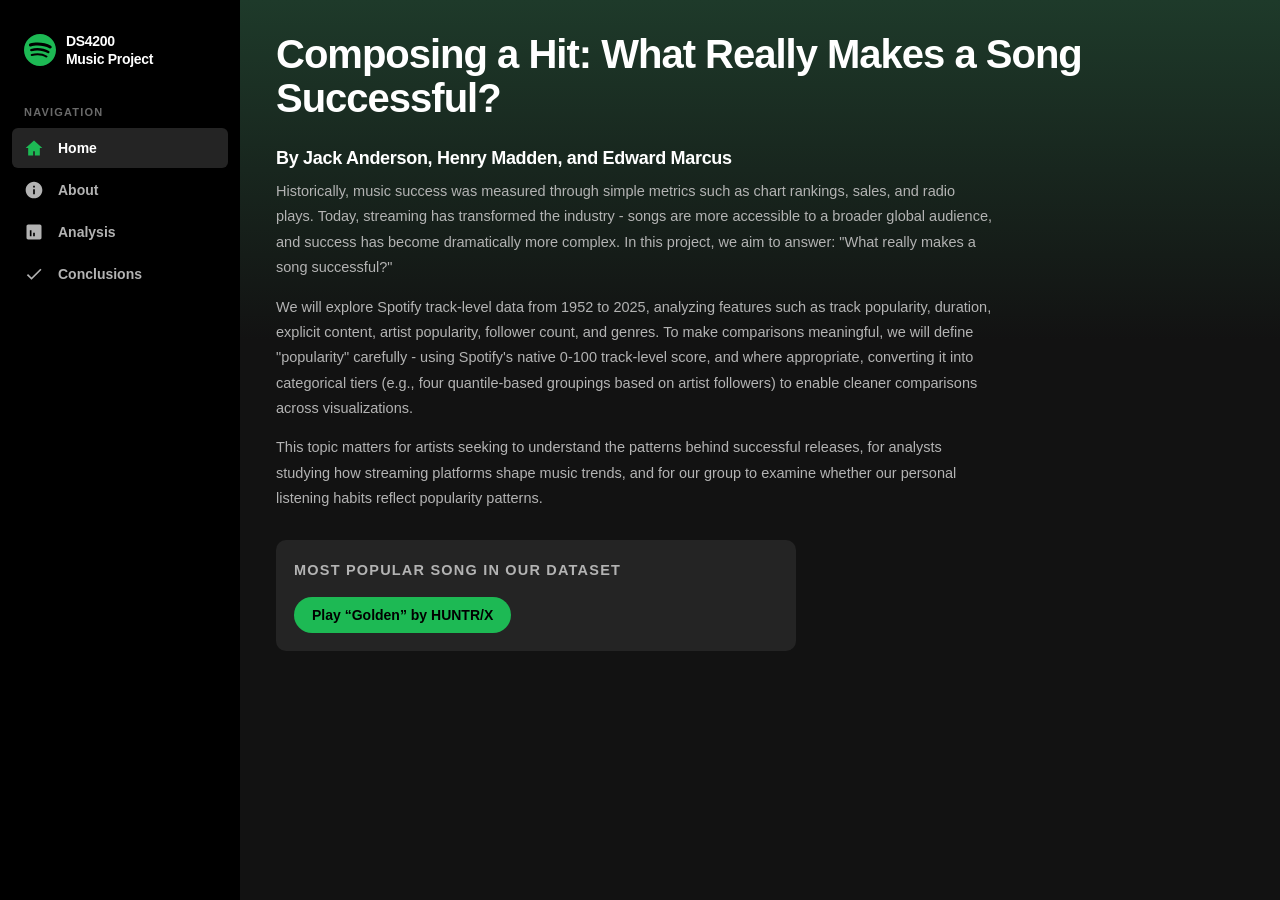
<file: index.html>
<!DOCTYPE html>
<html lang="en">
<head>
  <meta charset="UTF-8" />
  <meta name="viewport" content="width=device-width, initial-scale=1.0" />
  <title>Composing a hit: What Really Makes a Song Successful?</title>
  <link rel="stylesheet" href="style.css" />
</head>
<body>
  <div class="app-shell">

    <aside class="sidebar">
      <a class="sidebar-logo" href="index.html">
        <svg viewBox="0 0 24 24" xmlns="http://www.w3.org/2000/svg">
          <path d="M12 0C5.4 0 0 5.4 0 12s5.4 12 12 12 12-5.4 12-12S18.66 0 12 0zm5.521 17.34c-.24.359-.66.48-1.021.24-2.82-1.74-6.36-2.101-10.561-1.141-.418.122-.779-.179-.899-.539-.12-.421.18-.78.54-.9 4.56-1.021 8.52-.6 11.64 1.32.42.18.479.659.301 1.02zm1.44-3.3c-.301.42-.841.6-1.262.3-3.239-1.98-8.159-2.58-11.939-1.38-.479.12-1.02-.12-1.14-.6-.12-.48.12-1.021.6-1.141C9.6 9.9 15 10.561 18.72 12.84c.361.181.54.78.241 1.2zm.12-3.36C15.24 8.4 8.82 8.16 5.16 9.301c-.6.179-1.2-.181-1.38-.721-.18-.601.18-1.2.72-1.381 4.26-1.26 11.28-1.02 15.721 1.621.539.3.719 1.02.419 1.56-.299.421-1.02.599-1.559.3z"/>
        </svg>
        <span>DS4200<br/>Music Project</span>
      </a>

      <span class="sidebar-section-label">Navigation</span>

      <a href="index.html" class="nav-link active">
        <svg viewBox="0 0 24 24"><path d="M12 3L2 12h3v9h6v-5h2v5h6v-9h3L12 3z"/></svg>
        Home
      </a>
      <a href="about.html" class="nav-link">
        <svg viewBox="0 0 24 24"><path d="M12 2C6.48 2 2 6.48 2 12s4.48 10 10 10 10-4.48 10-10S17.52 2 12 2zm1 15h-2v-6h2v6zm0-8h-2V7h2v2z"/></svg>
        About
      </a>
      <a href="analysis.html" class="nav-link">
        <svg viewBox="0 0 24 24"><path d="M19 3H5c-1.1 0-2 .9-2 2v14c0 1.1.9 2 2 2h14c1.1 0 2-.9 2-2V5c0-1.1-.9-2-2-2zM9 17H7v-7h2v7zm4 0h-2v-4h2v4z"/></svg>
        Analysis
      </a>
      <a href="conclusion.html" class="nav-link">
       <svg viewBox="0 0 24 24"><path d="M9 16.17L4.83 12l-1.42 1.41L9 19 21 7l-1.41-1.41L9 16.17z"/></svg>
        Conclusions
      </a>
    </aside>

    <main class="main-content">
      <div class="page-header">
        <h1>Composing a Hit: What Really Makes a Song Successful?</h1>
      </div>

      <div class="prose-section">
        <h2>By Jack Anderson, Henry Madden, and Edward Marcus</h2>
        <p>Historically, music success was measured through simple metrics such as chart rankings, sales, and radio plays.
        Today, streaming has transformed the industry - songs are more accessible to a broader global audience, and success
        has become dramatically more complex. In this project, we aim to answer: "What really makes a song successful?"</p>

        <p>We will explore Spotify track-level data from 1952 to 2025, analyzing features such as track popularity, duration,
        explicit content, artist popularity, follower count, and genres. To make comparisons meaningful, we will define "popularity"
        carefully - using Spotify's native 0-100 track-level score, and where appropriate, converting it into categorical tiers
        (e.g., four quantile-based groupings based on artist followers) to enable cleaner comparisons across
        visualizations.</p>

        <p>This topic matters for artists seeking to understand the patterns behind successful releases, for analysts studying how
        streaming platforms shape music trends, and for our group to examine whether our personal listening habits reflect popularity
        patterns.</p>

        <div class="top-song-feature">
          <p class="top-song-label">Most popular song in our dataset</p>
          
          <button class="top-song-button" onclick="toggleTopSongPlayer()">Play “Golden” by HUNTR/X</button>

          <div id="top-song-player" style="display: none; margin-top: 16px;">
            <iframe
              style="border-radius:12px"
              src="https://open.spotify.com/embed/track/1CPZ5BxNNd0n0nF4Orb9JS?utm_source=generator"
              width="100%"
              height="152"
              frameborder="0"
              allowfullscreen=""
              allow="autoplay; clipboard-write; encrypted-media; fullscreen; picture-in-picture"
              loading="lazy">
            </iframe>
          </div>
        </div>
      </div>
    </main>
  </div>
<script>
  function toggleTopSongPlayer() {
    const player = document.getElementById("top-song-player");
    if (player.style.display === "none") {
      player.style.display = "block";
    } else {
      player.style.display = "none";
    }
  }
</script>  
</body>
</html>
</file>
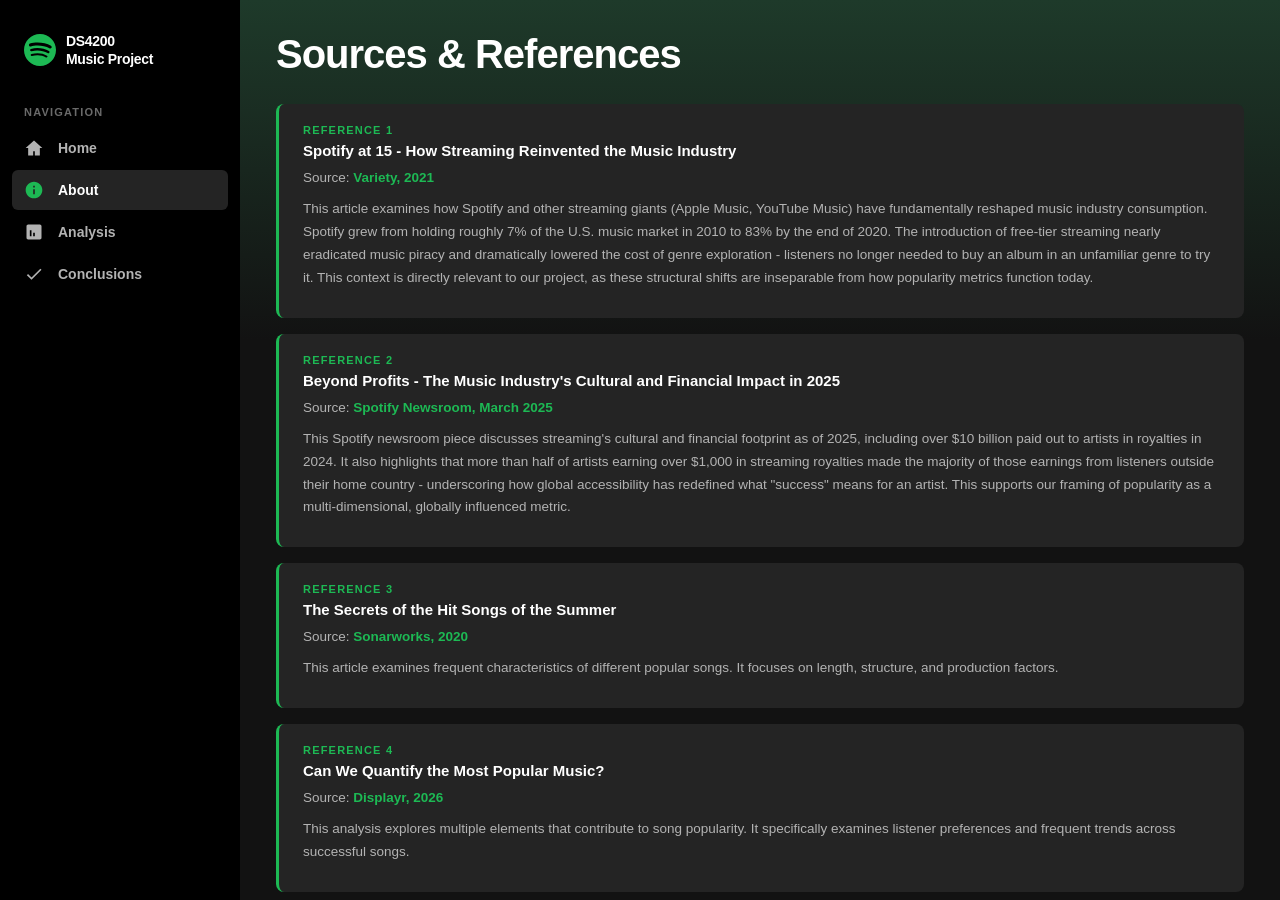
<file: about.html>
<!DOCTYPE html>
<html lang="en">
<head>
  <meta charset="UTF-8" />
  <meta name="viewport" content="width=device-width, initial-scale=1.0" />
  <title>About</title>
  <link rel="stylesheet" href="style.css" />
</head>
<body>
  <div class="app-shell">

    <aside class="sidebar">
      <a class="sidebar-logo" href="index.html">
        <svg viewBox="0 0 24 24" xmlns="http://www.w3.org/2000/svg">
          <path d="M12 0C5.4 0 0 5.4 0 12s5.4 12 12 12 12-5.4 12-12S18.66 0 12 0zm5.521 17.34c-.24.359-.66.48-1.021.24-2.82-1.74-6.36-2.101-10.561-1.141-.418.122-.779-.179-.899-.539-.12-.421.18-.78.54-.9 4.56-1.021 8.52-.6 11.64 1.32.42.18.479.659.301 1.02zm1.44-3.3c-.301.42-.841.6-1.262.3-3.239-1.98-8.159-2.58-11.939-1.38-.479.12-1.02-.12-1.14-.6-.12-.48.12-1.021.6-1.141C9.6 9.9 15 10.561 18.72 12.84c.361.181.54.78.241 1.2zm.12-3.36C15.24 8.4 8.82 8.16 5.16 9.301c-.6.179-1.2-.181-1.38-.721-.18-.601.18-1.2.72-1.381 4.26-1.26 11.28-1.02 15.721 1.621.539.3.719 1.02.419 1.56-.299.421-1.02.599-1.559.3z"/>
        </svg>
        <span>DS4200<br/>Music Project</span>
      </a>

      <span class="sidebar-section-label">Navigation</span>

      <a href="index.html" class="nav-link">
        <svg viewBox="0 0 24 24"><path d="M12 3L2 12h3v9h6v-5h2v5h6v-9h3L12 3z"/></svg>
        Home
      </a>
      <a href="about.html" class="nav-link active">
        <svg viewBox="0 0 24 24"><path d="M12 2C6.48 2 2 6.48 2 12s4.48 10 10 10 10-4.48 10-10S17.52 2 12 2zm1 15h-2v-6h2v6zm0-8h-2V7h2v2z"/></svg>
        About
      </a>
      <a href="analysis.html" class="nav-link">
        <svg viewBox="0 0 24 24"><path d="M19 3H5c-1.1 0-2 .9-2 2v14c0 1.1.9 2 2 2h14c1.1 0 2-.9 2-2V5c0-1.1-.9-2-2-2zM9 17H7v-7h2v7zm4 0h-2v-4h2v4z"/></svg>
        Analysis
      </a>
      <a href="conclusion.html" class="nav-link">
        <svg viewBox="0 0 24 24"><path d="M9 16.17L4.83 12l-1.42 1.41L9 19 21 7l-1.41-1.41L9 16.17z"/></svg>
        Conclusions
</a>
    </aside>

    <main class="main-content">
      <div class="page-header">
        <h1>Sources &amp; References</h1>
      </div>

      <div class="ref-card">
        <div class="ref-number">Reference 1</div>
        <h3>Spotify at 15 - How Streaming Reinvented the Music Industry</h3>
        <p>Source: <a href="https://variety.com/2021/music/news/spotify-turns-15-how-the-streaming-giant-has-changed-and-reinvented-the-music-industry-1234948299/" target="_blank">Variety, 2021</a></p>
        <p>This article examines how Spotify and other streaming giants (Apple Music, YouTube Music) have fundamentally
        reshaped music industry consumption. Spotify grew from holding roughly 7% of the U.S. music market in 2010 to
        83% by the end of 2020. The introduction of free-tier streaming nearly eradicated music piracy and dramatically
        lowered the cost of genre exploration - listeners no longer needed to buy an album in an unfamiliar genre to try it.
        This context is directly relevant to our project, as these structural shifts are inseparable from how popularity
        metrics function today.</p>
      </div>

      <div class="ref-card">
        <div class="ref-number">Reference 2</div>
        <h3>Beyond Profits - The Music Industry's Cultural and Financial Impact in 2025</h3>
        <p>Source: <a href="https://newsroom.spotify.com/2025-03-12/beyond-profits-how-the-music-industrys-cultural-and-financial-impact-define-its-success-in-2025/" target="_blank">Spotify Newsroom, March 2025</a></p>
        <p>This Spotify newsroom piece discusses streaming's cultural and financial footprint as of 2025, including over
        $10 billion paid out to artists in royalties in 2024. It also highlights that more than half of artists earning over
        $1,000 in streaming royalties made the majority of those earnings from listeners outside their home country - underscoring
        how global accessibility has redefined what "success" means for an artist. This supports our framing of popularity
        as a multi-dimensional, globally influenced metric.</p>
      </div>


      <div class="ref-card">
        <div class="ref-number">Reference 3</div>
        <h3>The Secrets of the Hit Songs of the Summer</h3>
        <p>Source: <a href="https://www.sonarworks.com/blog/product-news/the-secrets-of-the-hit-songs-of-the-summer" target="_blank">Sonarworks, 2020</a></p>
        <p>This article examines frequent characteristics of different popular songs. It focuses on length, structure, and production factors.</p>
      </div>

      <div class="ref-card">
        <div class="ref-number">Reference 4</div>
        <h3>Can We Quantify the Most Popular Music?</h3>
        <p>Source: <a href="https://www.displayr.com/most-popular-music/" target="_blank">Displayr, 2026</a></p>
        <p>This analysis explores multiple elements that contribute to song popularity. It specifically examines listener preferences and frequent trends across successful songs. </p>
      </div>

      <div class="ref-card">
        <div class="ref-number">Reference 5</div>
        <h3>Song Hit Prediction: Predicting Billboard Hits Using Spotify Data</h3>
        <p>Source: <a href="https://arxiv.org/pdf/1908.08609" target="_blank">arXiv, 2019</a></p>
        <p>This study reveals how different song features such as audio characteristics and metadata can be used to predict if a song will become a hit. </p>
      </div>
      
    </main>
  </div>
</body>
</html>
</file>
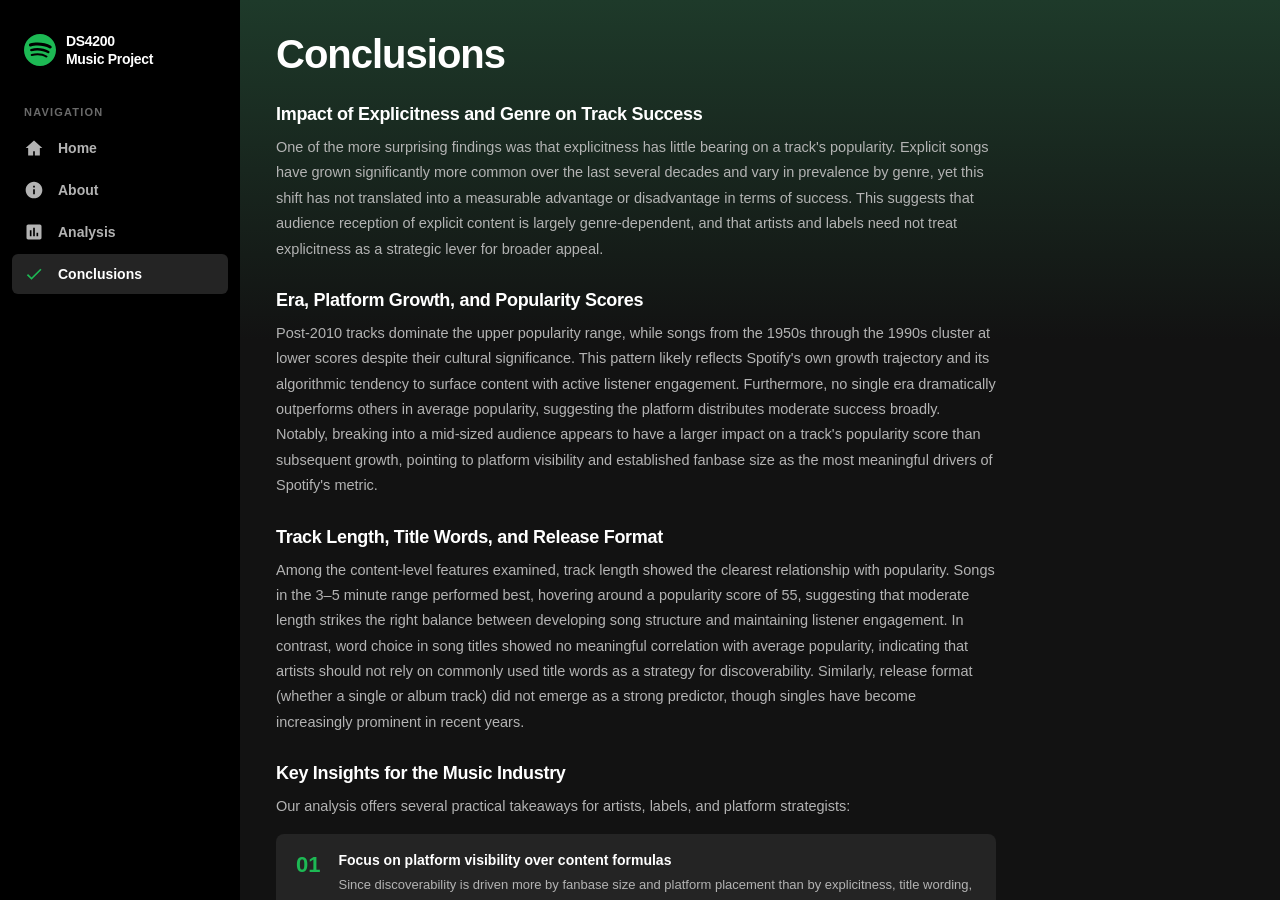
<file: conclusion.html>
<!DOCTYPE html>
<html lang="en">
<head>
  <meta charset="UTF-8" />
  <meta name="viewport" content="width=device-width, initial-scale=1.0" />
  <title>Conclusions</title>
  <link rel="stylesheet" href="style.css" />
</head>
<body>
  <div class="app-shell">

    <aside class="sidebar">
      <a class="sidebar-logo" href="index.html">
        <svg viewBox="0 0 24 24" xmlns="http://www.w3.org/2000/svg">
          <path d="M12 0C5.4 0 0 5.4 0 12s5.4 12 12 12 12-5.4 12-12S18.66 0 12 0zm5.521 17.34c-.24.359-.66.48-1.021.24-2.82-1.74-6.36-2.101-10.561-1.141-.418.122-.779-.179-.899-.539-.12-.421.18-.78.54-.9 4.56-1.021 8.52-.6 11.64 1.32.42.18.479.659.301 1.02zm1.44-3.3c-.301.42-.841.6-1.262.3-3.239-1.98-8.159-2.58-11.939-1.38-.479.12-1.02-.12-1.14-.6-.12-.48.12-1.021.6-1.141C9.6 9.9 15 10.561 18.72 12.84c.361.181.54.78.241 1.2zm.12-3.36C15.24 8.4 8.82 8.16 5.16 9.301c-.6.179-1.2-.181-1.38-.721-.18-.601.18-1.2.72-1.381 4.26-1.26 11.28-1.02 15.721 1.621.539.3.719 1.02.419 1.56-.299.421-1.02.599-1.559.3z"/>
        </svg>
        <span>DS4200<br/>Music Project</span>
      </a>

      <span class="sidebar-section-label">Navigation</span>

      <a href="index.html" class="nav-link">
        <svg viewBox="0 0 24 24"><path d="M12 3L2 12h3v9h6v-5h2v5h6v-9h3L12 3z"/></svg>
        Home
      </a>
      <a href="about.html" class="nav-link">
        <svg viewBox="0 0 24 24"><path d="M12 2C6.48 2 2 6.48 2 12s4.48 10 10 10 10-4.48 10-10S17.52 2 12 2zm1 15h-2v-6h2v6zm0-8h-2V7h2v2z"/></svg>
        About
      </a>
      <a href="analysis.html" class="nav-link">
        <svg viewBox="0 0 24 24"><path d="M19 3H5c-1.1 0-2 .9-2 2v14c0 1.1.9 2 2 2h14c1.1 0 2-.9 2-2V5c0-1.1-.9-2-2-2zM9 17H7v-7h2v7zm4 0h-2V7h2v10zm4 0h-2v-4h2v4z"/></svg>
        Analysis
      </a>
      <a href="conclusion.html" class="nav-link active">
        <svg viewBox="0 0 24 24"><path d="M9 16.17L4.83 12l-1.42 1.41L9 19 21 7l-1.41-1.41L9 16.17z"/></svg>
        Conclusions
      </a>
    </aside>

    <main class="main-content">
      <div class="page-header">
        <h1>Conclusions</h1>
      </div>

      <div class="prose-section">

        <h2>Impact of Explicitness and Genre on Track Success</h2>
        <p>One of the more surprising findings was that explicitness has little bearing on a track's popularity. Explicit songs have grown significantly more common over the last several decades and vary in prevalence by genre, yet this shift has not translated into a measurable advantage or disadvantage in terms of success. This suggests that audience reception of explicit content is largely genre-dependent, and that artists and labels need not treat explicitness as a strategic lever for broader appeal.</p>

        <h2>Era, Platform Growth, and Popularity Scores</h2>
        <p>Post-2010 tracks dominate the upper popularity range, while songs from the 1950s through the 1990s cluster at lower scores despite their cultural significance. This pattern likely reflects Spotify's own growth trajectory and its algorithmic tendency to surface content with active listener engagement. Furthermore, no single era dramatically outperforms others in average popularity, suggesting the platform distributes moderate success broadly. Notably, breaking into a mid-sized audience appears to have a larger impact on a track's popularity score than subsequent growth, pointing to platform visibility and established fanbase size as the most meaningful drivers of Spotify's metric.</p>

        <h2>Track Length, Title Words, and Release Format</h2>
        <p>Among the content-level features examined, track length showed the clearest relationship with popularity. Songs in the 3–5 minute range performed best, hovering around a popularity score of 55, suggesting that moderate length strikes the right balance between developing song structure and maintaining listener engagement. In contrast, word choice in song titles showed no meaningful correlation with average popularity, indicating that artists should not rely on commonly used title words as a strategy for discoverability. Similarly, release format (whether a single or album track) did not emerge as a strong predictor, though singles have become increasingly prominent in recent years.</p>

        <h2>Key Insights for the Music Industry</h2>
        <p>Our analysis offers several practical takeaways for artists, labels, and platform strategists:</p>

        <div class="insight-card">
          <div class="insight-number">01</div>
          <div>
            <div class="insight-title">Focus on platform visibility over content formulas</div>
            <p>Since discoverability is driven more by fanbase size and platform placement than by explicitness, title wording, or release format, investment in promotion and playlist placement is likely more impactful than optimizing song content alone.</p>
          </div>
        </div>

        <div class="insight-card">
          <div class="insight-number">02</div>
          <div>
            <div class="insight-title">Target the 3–5 minute sweet spot</div>
            <p>Track length is one of the few content features with a measurable relationship to popularity, making it a worthwhile consideration during production.</p>
          </div>
        </div>

        <div class="insight-card">
          <div class="insight-number">03</div>
          <div>
            <div class="insight-title">Account for recency bias in popularity metrics</div>
            <p>Spotify's popularity score favors recent engagement, meaning older tracks may be undervalued despite their cultural weight. Strategies for re-promoting catalog music could unlock untapped visibility.</p>
          </div>
        </div>

        <div class="insight-card">
          <div class="insight-number">04</div>
          <div>
            <div class="insight-title">Tailor explicit content decisions by genre</div>
            <p>Since explicitness varies significantly across genres and does not universally impact success, decisions around content should be guided by genre norms and target audience expectations.</p>
          </div>
        </div>

        <h2>Future Questions and Analysis</h2>
        <p>While this analysis surfaces meaningful patterns, several avenues remain open for deeper exploration:</p>

        <div class="future-card">
          <div class="future-title">Streaming counts and playlist placement</div>
          <p>Incorporating raw streaming data and playlist inclusion metrics would allow for a more direct measure of reach, moving beyond Spotify's composite popularity score.</p>
        </div>

        <div class="future-card">
          <div class="future-title">Listener demographics by region</div>
          <p>Geographic breakdowns of listening behavior could reveal whether popularity drivers differ across markets, informing region-specific release and promotion strategies.</p>
        </div>

        <div class="future-card">
          <div class="future-title">Longitudinal artist-level analysis</div>
          <p>Examining how individual artists' popularity scores evolve over time, particularly around album releases, viral moments, or playlist features, could isolate the impact of specific events on long-term discoverability.</p>
        </div>

        <div class="future-card">
          <div class="future-title">Impact of social media and algorithmic promotion</div>
          <p>As short-form video platforms increasingly drive music discovery, future research could examine how external digital promotion correlates with Spotify popularity gains.</p>
        </div>

        <div class="summary-box">
          <p>While no single feature guarantees a song's success, this analysis demonstrates that platform dynamics, release timing, and moderate track length are among the most consistent indicators of popularity on Spotify. As the music landscape continues to evolve, continued data-driven research will be essential for artists and industry stakeholders seeking to navigate an increasingly complex and algorithm-driven ecosystem.</p>
        </div>

      </div>
    </main>
  </div>
</body>
</html>
</file>
<file: style.css>
/* =============================================
   SPOTIFY-INSPIRED THEME — DS4200 Music Project
   ============================================= */

*, *::before, *::after {
  box-sizing: border-box;
  margin: 0;
  padding: 0;
}

:root {
  --sp-black:      #121212;
  --sp-dark:       #181818;
  --sp-card:       #242424;
  --sp-hover:      #2a2a2a;
  --sp-green:      #1DB954;
  --sp-white:      #FFFFFF;
  --sp-offwhite:   #B3B3B3;
  --sp-light:      #E0E0E0;
  --sp-sidebar-w:  240px;
  --sp-font: -apple-system, BlinkMacSystemFont, "SF Pro Display", "SF Pro Text",
             "Helvetica Neue", Arial, sans-serif;
}

html, body { height: 100%; }

body {
  font-family: var(--sp-font);
  background-color: var(--sp-black);
  color: var(--sp-light);
  display: flex;
  flex-direction: column;
  min-height: 100vh;
}

.app-shell {
  display: flex;
  flex: 1;
  height: 100vh;
  overflow: hidden;
}

/* SIDEBAR */
.sidebar {
  width: var(--sp-sidebar-w);
  background-color: #000;
  display: flex;
  flex-direction: column;
  padding: 24px 12px;
  flex-shrink: 0;
  gap: 2px;
}

.sidebar-logo {
  display: flex;
  align-items: center;
  gap: 10px;
  padding: 8px 12px 20px;
  text-decoration: none;
}

.sidebar-logo svg {
  width: 32px;
  height: 32px;
  fill: var(--sp-green);
  flex-shrink: 0;
}

.sidebar-logo span {
  font-size: 14px;
  font-weight: 700;
  color: var(--sp-white);
  letter-spacing: -0.3px;
  line-height: 1.3;
}

.sidebar-section-label {
  font-size: 11px;
  font-weight: 700;
  text-transform: uppercase;
  letter-spacing: 1.2px;
  color: #6a6a6a;
  padding: 16px 12px 8px;
}

.nav-link {
  display: flex;
  align-items: center;
  gap: 14px;
  padding: 10px 12px;
  border-radius: 6px;
  text-decoration: none;
  color: var(--sp-offwhite);
  font-size: 14px;
  font-weight: 600;
  transition: color 0.15s, background 0.15s;
}

.nav-link svg {
  width: 20px;
  height: 20px;
  fill: currentColor;
  flex-shrink: 0;
}

.nav-link:hover {
  color: var(--sp-white);
  background: #1a1a1a;
}

.nav-link.active {
  color: var(--sp-white);
  background: var(--sp-card);
}

.nav-link.active svg { fill: var(--sp-green); }

/* MAIN CONTENT */
.main-content {
  flex: 1;
  overflow-y: auto;
  background: linear-gradient(180deg, #1e3a2a 0%, var(--sp-black) 340px);
  padding: 32px 36px 80px;
}

.main-content::-webkit-scrollbar { width: 8px; }
.main-content::-webkit-scrollbar-track { background: transparent; }
.main-content::-webkit-scrollbar-thumb { background: #535353; border-radius: 4px; }

/* PAGE HEADER */
.page-header { margin-bottom: 28px; }

.page-header h1 {
  font-size: clamp(24px, 4vw, 40px);
  font-weight: 900;
  color: var(--sp-white);
  letter-spacing: -1px;
  line-height: 1.1;
}

/* PROSE */
.prose-section {
  max-width: 720px;
  margin-bottom: 32px;
}

.prose-section p {
  font-size: 14.5px;
  color: var(--sp-offwhite);
  line-height: 1.75;
  margin-bottom: 14px;
}

.prose-section h2 {
  font-size: 18px;
  font-weight: 800;
  color: var(--sp-white);
  margin: 28px 0 10px;
  letter-spacing: -0.3px;
}

/* VIZ CARDS */
.viz-card {
  background: var(--sp-card);
  border-radius: 10px;
  padding: 24px;
  margin-bottom: 24px;
}

.viz-card h2 {
  font-size: 18px;
  font-weight: 700;
  color: var(--sp-white);
  margin-bottom: 16px;
}

.viz-card h3 {
  font-size: 16px;
  font-weight: 700;
  color: var(--sp-white);
  margin-bottom: 16px;
}

.viz-card iframe {
  display: block;
  width: 100%;
  border: none;
  border-radius: 6px;
  background: #ffffff;
}

/* REFERENCE CARDS */
.ref-card {
  background: var(--sp-card);
  border-radius: 8px;
  padding: 20px 24px;
  margin-bottom: 16px;
  border-left: 3px solid var(--sp-green);
  transition: background 0.2s;
}

.ref-card:hover { background: var(--sp-hover); }

.ref-card .ref-number {
  font-size: 11px;
  font-weight: 700;
  text-transform: uppercase;
  letter-spacing: 1.2px;
  color: var(--sp-green);
  margin-bottom: 6px;
}

.ref-card h3 {
  font-size: 15px;
  font-weight: 700;
  color: var(--sp-white);
  margin-bottom: 8px;
}

.ref-card p {
  font-size: 13.5px;
  color: var(--sp-offwhite);
  line-height: 1.7;
  margin-bottom: 8px;
}

.ref-card a {
  color: var(--sp-green);
  text-decoration: none;
  font-weight: 600;
}

.ref-card a:hover {
  text-decoration: underline;
  color: #fff;
}

.top-song-feature {
  margin-top: 28px;
  max-width: 520px;
  padding: 18px;
  background: var(--sp-card);
  border-radius: 10px;
}

.top-song-label {
  font-size: 11px;
  font-weight: 700;
  text-transform: uppercase;
  letter-spacing: 1.2px;
  color: var(--sp-green);
  margin-bottom: 10px;
}

.top-song-button {
  background: var(--sp-green);
  color: #000;
  border: none;
  border-radius: 999px;
  padding: 10px 18px;
  font-size: 14px;
  font-weight: 700;
  cursor: pointer;
  transition: transform 0.15s ease, opacity 0.15s ease;
}

.top-song-button:hover {
  opacity: 0.9;
  transform: translateY(-1px);
}

/* RESPONSIVE */
@media (max-width: 700px) {
  .sidebar { display: none; }
  .main-content { padding: 20px 18px 60px; }
}

/* CONCLUSION PAGE */
.insight-card {
  display: flex;
  gap: 18px;
  align-items: flex-start;
  background: var(--sp-card);
  border-radius: 8px;
  padding: 18px 20px;
  margin-bottom: 12px;
}

.insight-number {
  font-size: 22px;
  font-weight: 900;
  color: var(--sp-green);
  flex-shrink: 0;
  line-height: 1;
  padding-top: 2px;
}

.insight-title {
  font-size: 14px;
  font-weight: 700;
  color: var(--sp-white);
  margin-bottom: 6px;
}

.insight-card p {
  font-size: 13px;
  color: var(--sp-offwhite);
  line-height: 1.7;
  margin: 0;
}

.future-card {
  background: var(--sp-card);
  border-radius: 8px;
  padding: 16px 20px;
  margin-bottom: 12px;
  border-top: 2px solid #1DB95433;
}

.future-title {
  font-size: 14px;
  font-weight: 700;
  color: var(--sp-green);
  margin-bottom: 6px;
}

.future-card p {
  font-size: 13px;
  color: var(--sp-offwhite);
  line-height: 1.7;
  margin: 0;
}

.summary-box {
  background: linear-gradient(135deg, #1e3a2a, #172b1e);
  border: 1px solid #2d5a3d;
  border-radius: 10px;
  padding: 24px 28px;
  margin-top: 28px;
}

.summary-box p {
  font-size: 14px;
  color: var(--sp-offwhite);
  line-height: 1.75;
  margin: 0;
}
</file>
